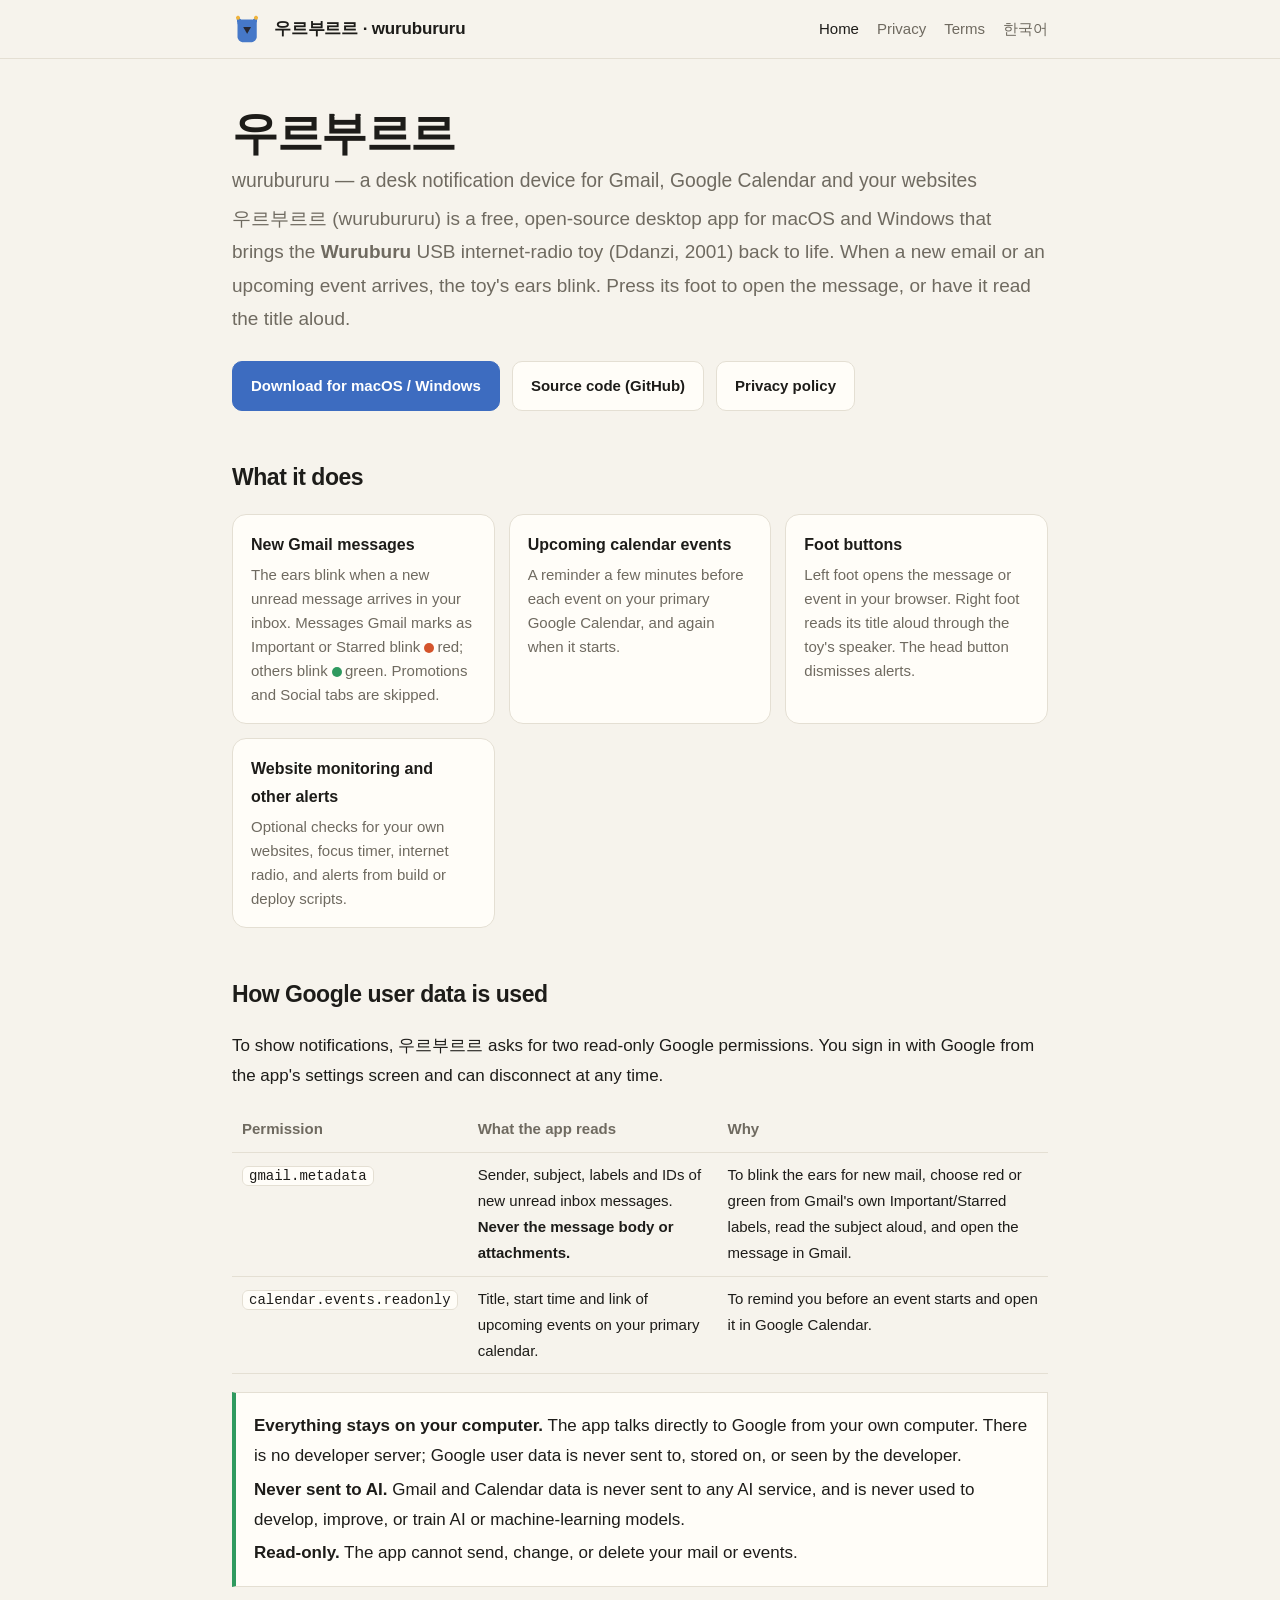
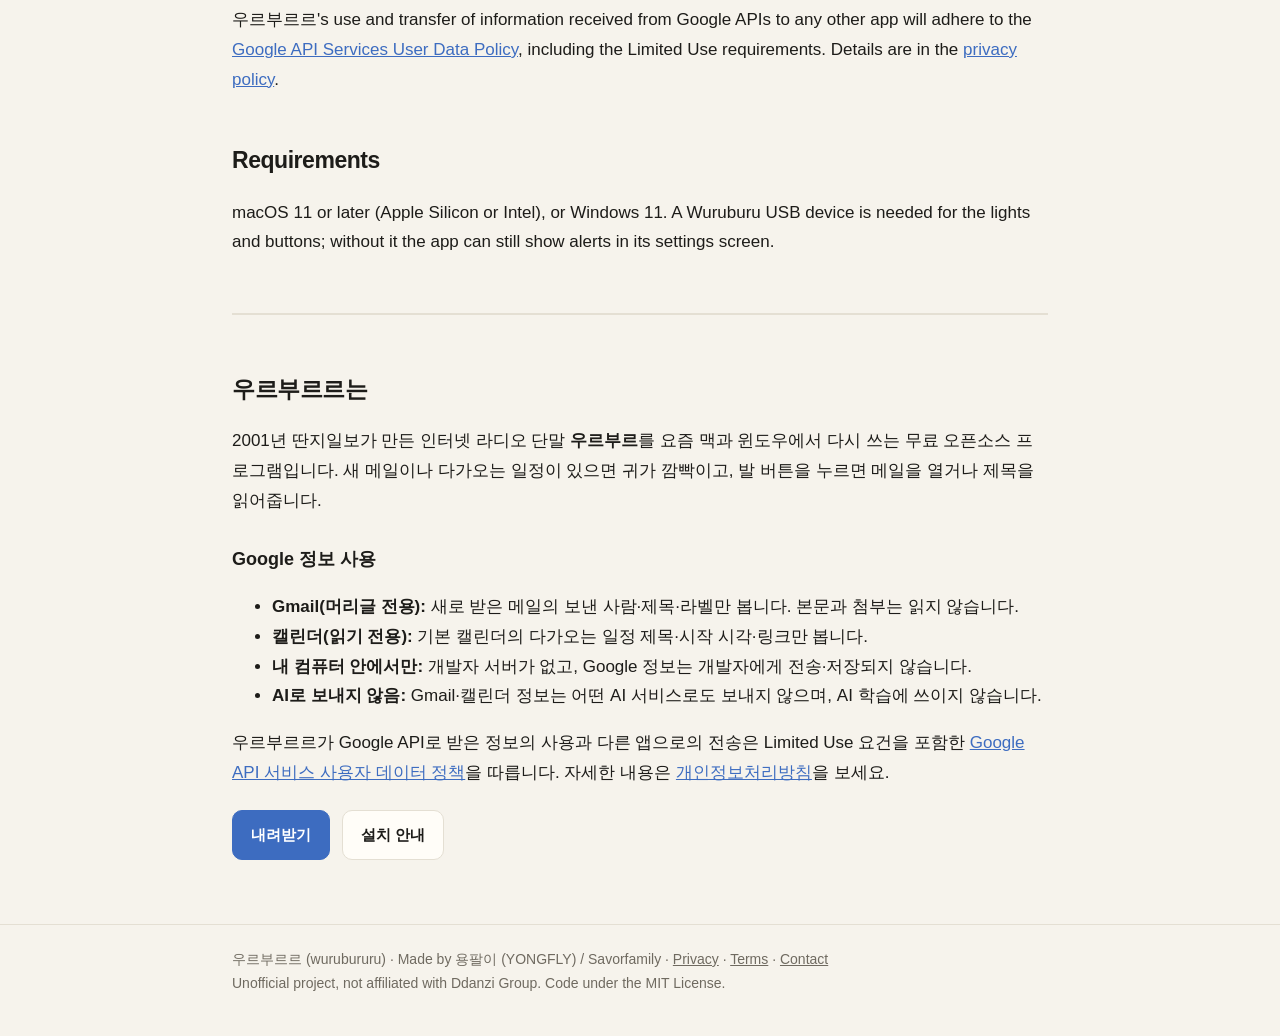
<file: index.html>
<!doctype html>
<html lang="en">
<head>
<meta charset="utf-8">
<meta name="viewport" content="width=device-width, initial-scale=1">
<title>우르부르르 (wurubururu) — desk notification device for Gmail and Calendar</title>
<meta name="description" content="우르부르르 (wurubururu) brings the 2001 Wuruburu USB toy back to life as a desk notifier for new Gmail messages and Google Calendar events on macOS and Windows.">
<link rel="icon" href="favicon.png">
<link rel="stylesheet" href="assets/site.css">
</head>
<body>
<header class="site"><div class="wrap">
  <img src="assets/logo-120.png" alt="">
  <a class="name" href="./">우르부르르 · wurubururu</a>
  <nav>
    <a href="./" aria-current="page">Home</a>
    <a href="privacy.html">Privacy</a>
    <a href="terms.html">Terms</a>
    <a href="#ko">한국어</a>
  </nav>
</div></header>

<main class="wrap">
  <h1>우르부르르<small>wurubururu — a desk notification device for Gmail, Google Calendar and your websites</small></h1>
  <p class="lead">우르부르르 (wurubururu) is a free, open-source desktop app for macOS and Windows that brings the
    <b>Wuruburu</b> USB internet-radio toy (Ddanzi, 2001) back to life. When a new email or an upcoming event
    arrives, the toy's ears blink. Press its foot to open the message, or have it read the title aloud.</p>

  <div class="cta">
    <a class="btn primary" href="https://github.com/savorfamily/wurubururu/releases/latest">Download for macOS / Windows</a>
    <a class="btn" href="https://github.com/savorfamily/wurubururu">Source code (GitHub)</a>
    <a class="btn" href="privacy.html">Privacy policy</a>
  </div>

  <h2>What it does</h2>
  <div class="grid">
    <div class="card"><h3>New Gmail messages</h3><p>The ears blink when a new unread message arrives in your inbox. Messages Gmail marks as Important or Starred blink <span class="ear" style="background:var(--red)"></span>red; others blink <span class="ear" style="background:var(--green)"></span>green. Promotions and Social tabs are skipped.</p></div>
    <div class="card"><h3>Upcoming calendar events</h3><p>A reminder a few minutes before each event on your primary Google Calendar, and again when it starts.</p></div>
    <div class="card"><h3>Foot buttons</h3><p>Left foot opens the message or event in your browser. Right foot reads its title aloud through the toy's speaker. The head button dismisses alerts.</p></div>
    <div class="card"><h3>Website monitoring and other alerts</h3><p>Optional checks for your own websites, focus timer, internet radio, and alerts from build or deploy scripts.</p></div>
  </div>

  <h2>How Google user data is used</h2>
  <p>To show notifications, 우르부르르 asks for two read-only Google permissions. You sign in with Google from the app's settings screen and can disconnect at any time.</p>
  <table>
    <thead><tr><th>Permission</th><th>What the app reads</th><th>Why</th></tr></thead>
    <tbody>
      <tr><td><code>gmail.metadata</code></td><td>Sender, subject, labels and IDs of new unread inbox messages. <b>Never the message body or attachments.</b></td><td>To blink the ears for new mail, choose red or green from Gmail's own Important/Starred labels, read the subject aloud, and open the message in Gmail.</td></tr>
      <tr><td><code>calendar.events.readonly</code></td><td>Title, start time and link of upcoming events on your primary calendar.</td><td>To remind you before an event starts and open it in Google Calendar.</td></tr>
    </tbody>
  </table>
  <div class="callout">
    <p><b>Everything stays on your computer.</b> The app talks directly to Google from your own computer. There is no developer server; Google user data is never sent to, stored on, or seen by the developer.</p>
    <p><b>Never sent to AI.</b> Gmail and Calendar data is never sent to any AI service, and is never used to develop, improve, or train AI or machine-learning models.</p>
    <p><b>Read-only.</b> The app cannot send, change, or delete your mail or events.</p>
  </div>
  <p>우르부르르's use and transfer of information received from Google APIs to any other app will adhere to the
    <a href="https://developers.google.com/terms/api-services-user-data-policy">Google API Services User Data Policy</a>,
    including the Limited Use requirements. Details are in the <a href="privacy.html">privacy policy</a>.</p>

  <h2>Requirements</h2>
  <p>macOS 11 or later (Apple Silicon or Intel), or Windows 11. A Wuruburu USB device is needed for the lights and buttons; without it the app can still show alerts in its settings screen.</p>

  <section class="ko" id="ko" lang="ko">
    <h2>우르부르르는</h2>
    <p>2001년 딴지일보가 만든 인터넷 라디오 단말 <b>우르부르</b>를 요즘 맥과 윈도우에서 다시 쓰는 무료 오픈소스 프로그램입니다.
      새 메일이나 다가오는 일정이 있으면 귀가 깜빡이고, 발 버튼을 누르면 메일을 열거나 제목을 읽어줍니다.</p>
    <h3>Google 정보 사용</h3>
    <ul>
      <li><b>Gmail(머리글 전용):</b> 새로 받은 메일의 보낸 사람·제목·라벨만 봅니다. 본문과 첨부는 읽지 않습니다.</li>
      <li><b>캘린더(읽기 전용):</b> 기본 캘린더의 다가오는 일정 제목·시작 시각·링크만 봅니다.</li>
      <li><b>내 컴퓨터 안에서만:</b> 개발자 서버가 없고, Google 정보는 개발자에게 전송·저장되지 않습니다.</li>
      <li><b>AI로 보내지 않음:</b> Gmail·캘린더 정보는 어떤 AI 서비스로도 보내지 않으며, AI 학습에 쓰이지 않습니다.</li>
    </ul>
    <p>우르부르르가 Google API로 받은 정보의 사용과 다른 앱으로의 전송은 Limited Use 요건을 포함한
      <a href="https://developers.google.com/terms/api-services-user-data-policy">Google API 서비스 사용자 데이터 정책</a>을 따릅니다.
      자세한 내용은 <a href="privacy.html#ko">개인정보처리방침</a>을 보세요.</p>
    <div class="cta">
      <a class="btn primary" href="https://github.com/savorfamily/wurubururu/releases/latest">내려받기</a>
      <a class="btn" href="https://github.com/savorfamily/wurubururu#readme">설치 안내</a>
    </div>
  </section>
</main>

<footer><div class="wrap">
  우르부르르 (wurubururu) · Made by 용팔이 (YONGFLY) / Savorfamily ·
  <a href="privacy.html">Privacy</a> · <a href="terms.html">Terms</a> ·
  <a href="https://github.com/savorfamily/wurubururu/issues">Contact</a><br>
  Unofficial project, not affiliated with Ddanzi Group. Code under the MIT License.
</div></footer>
</body>
</html>
</file>
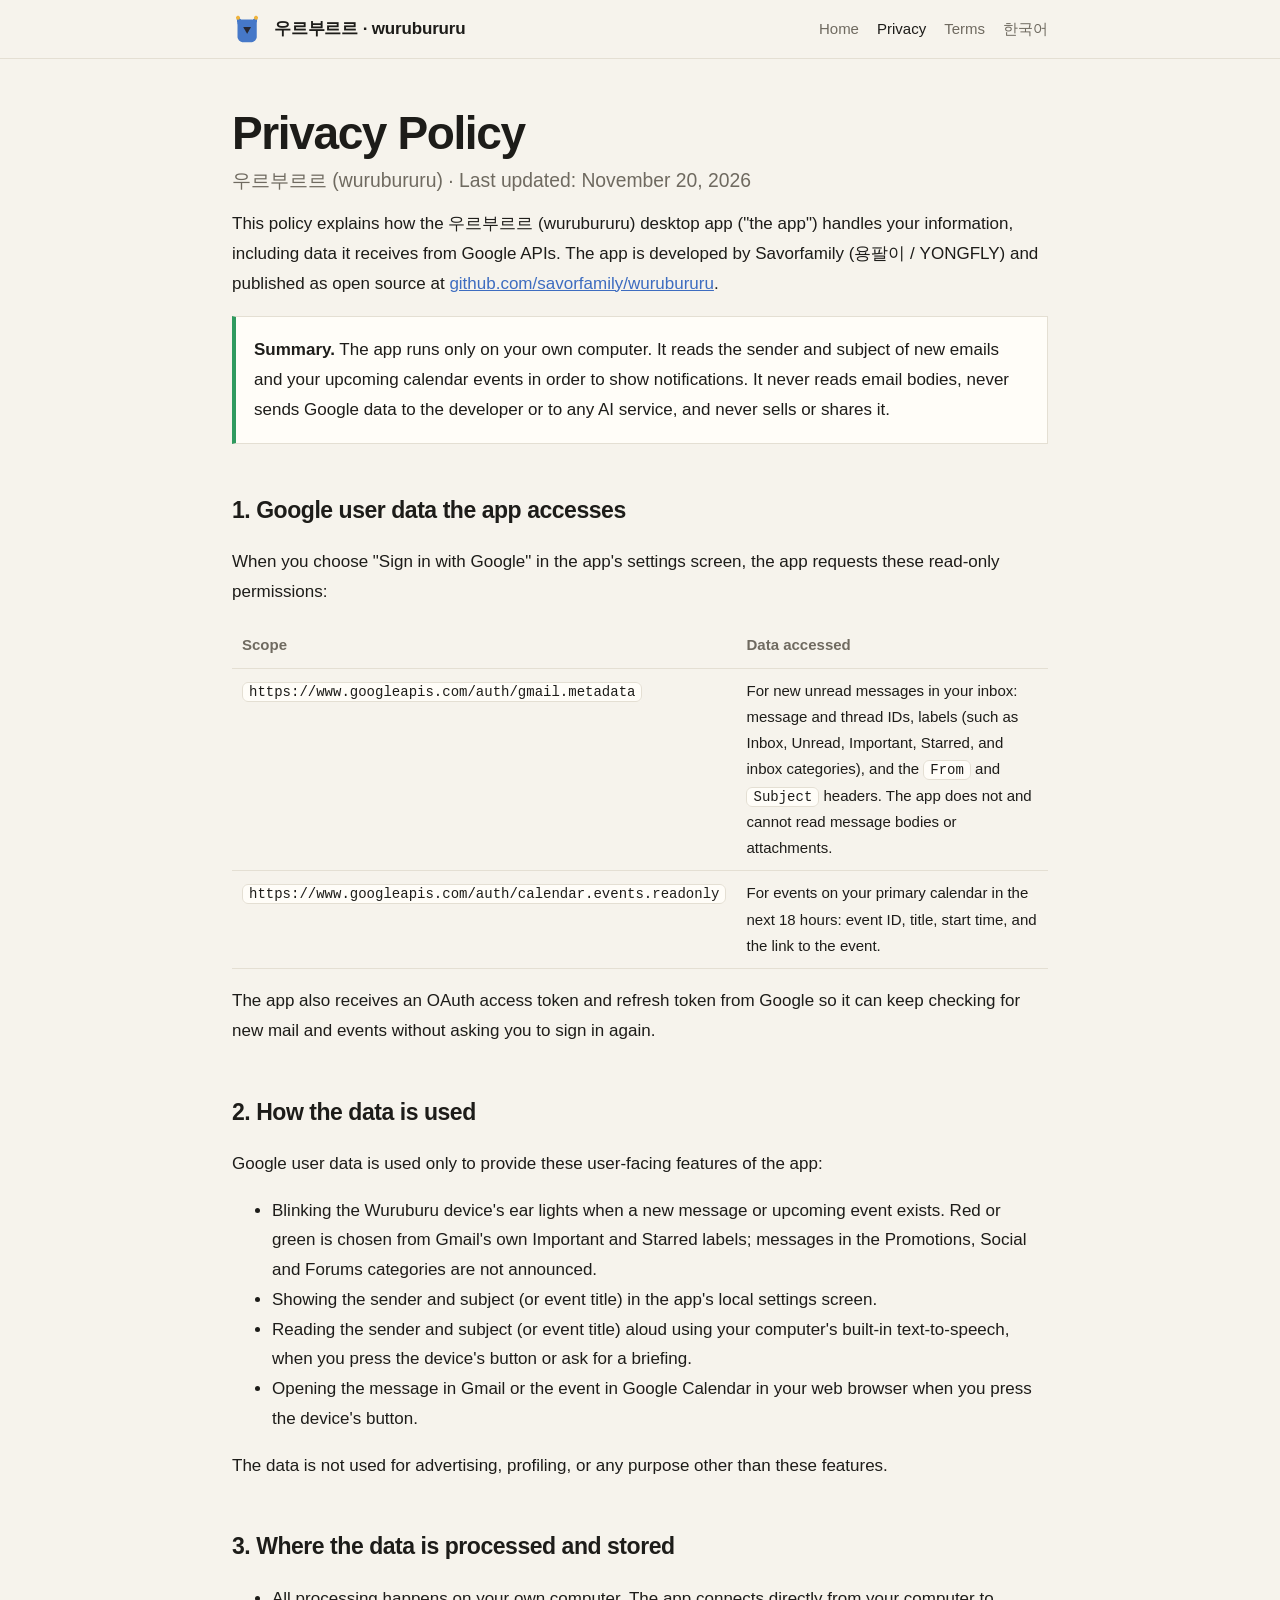
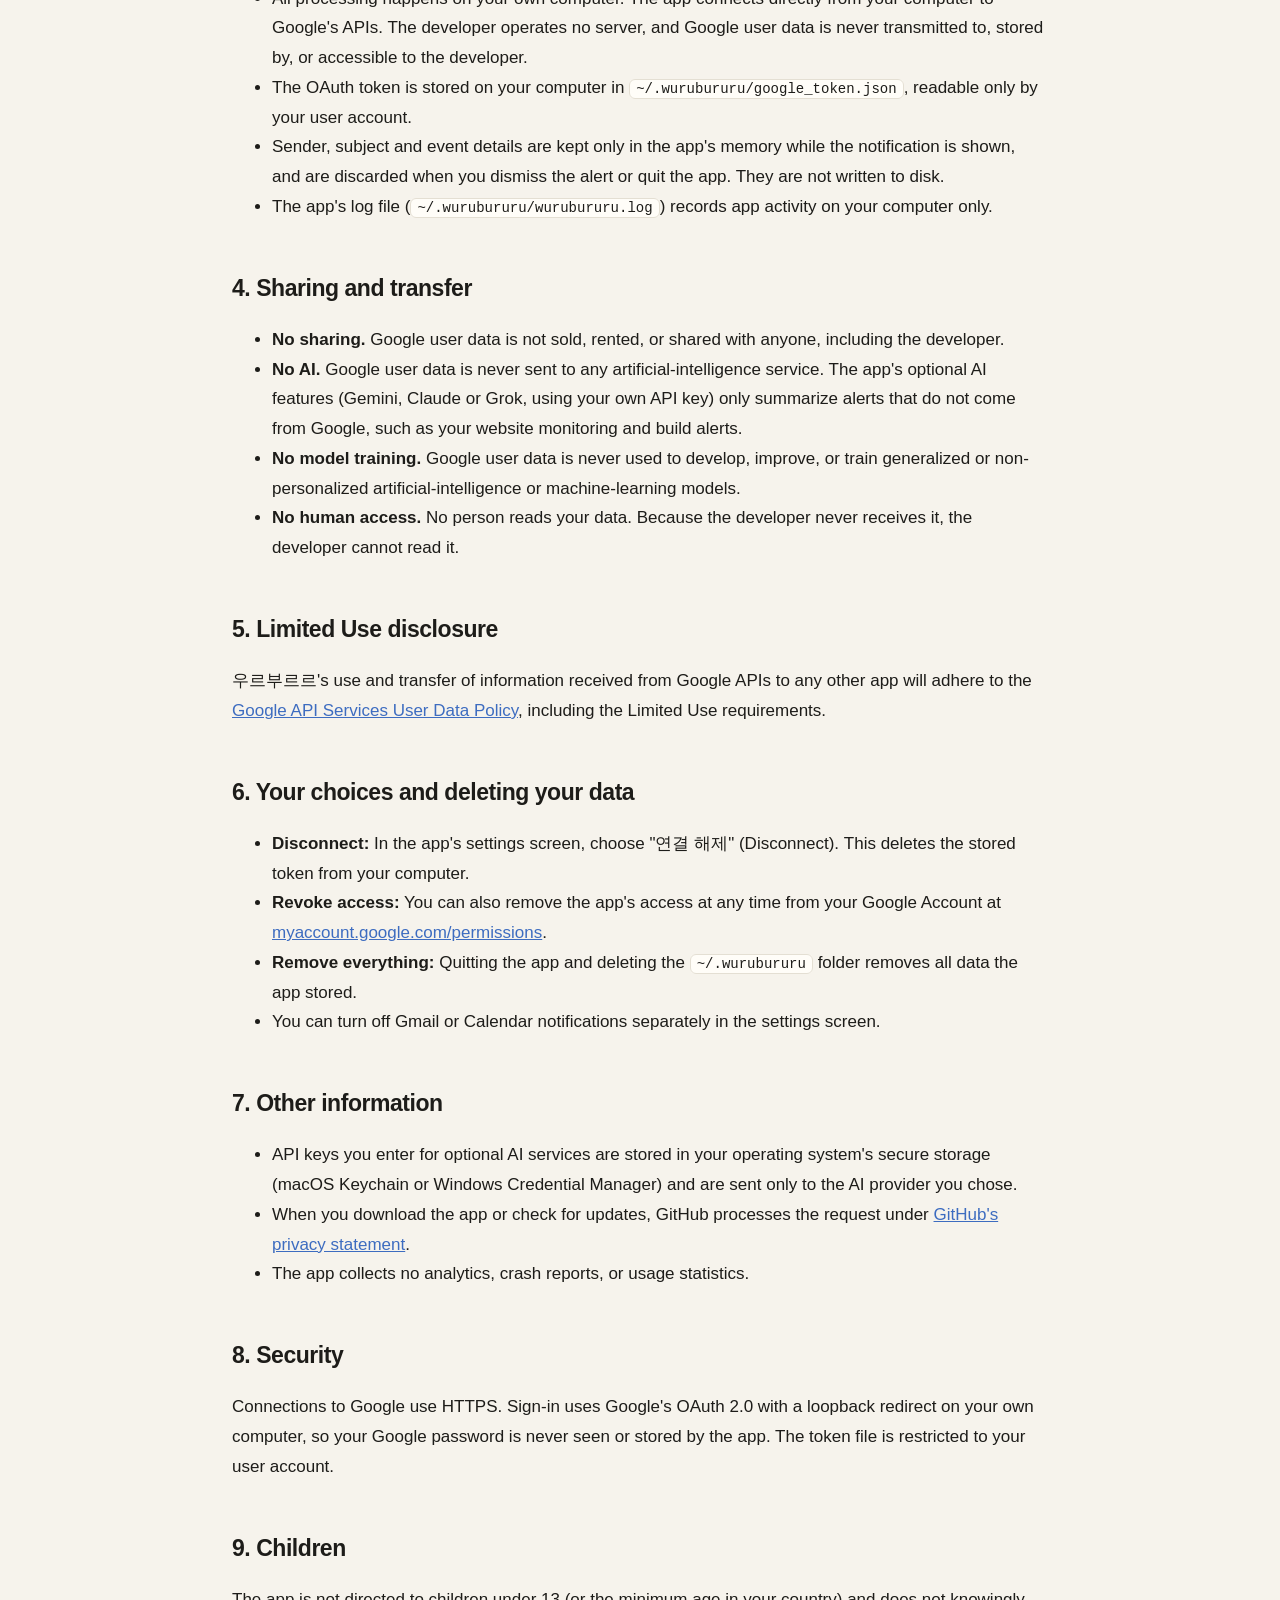
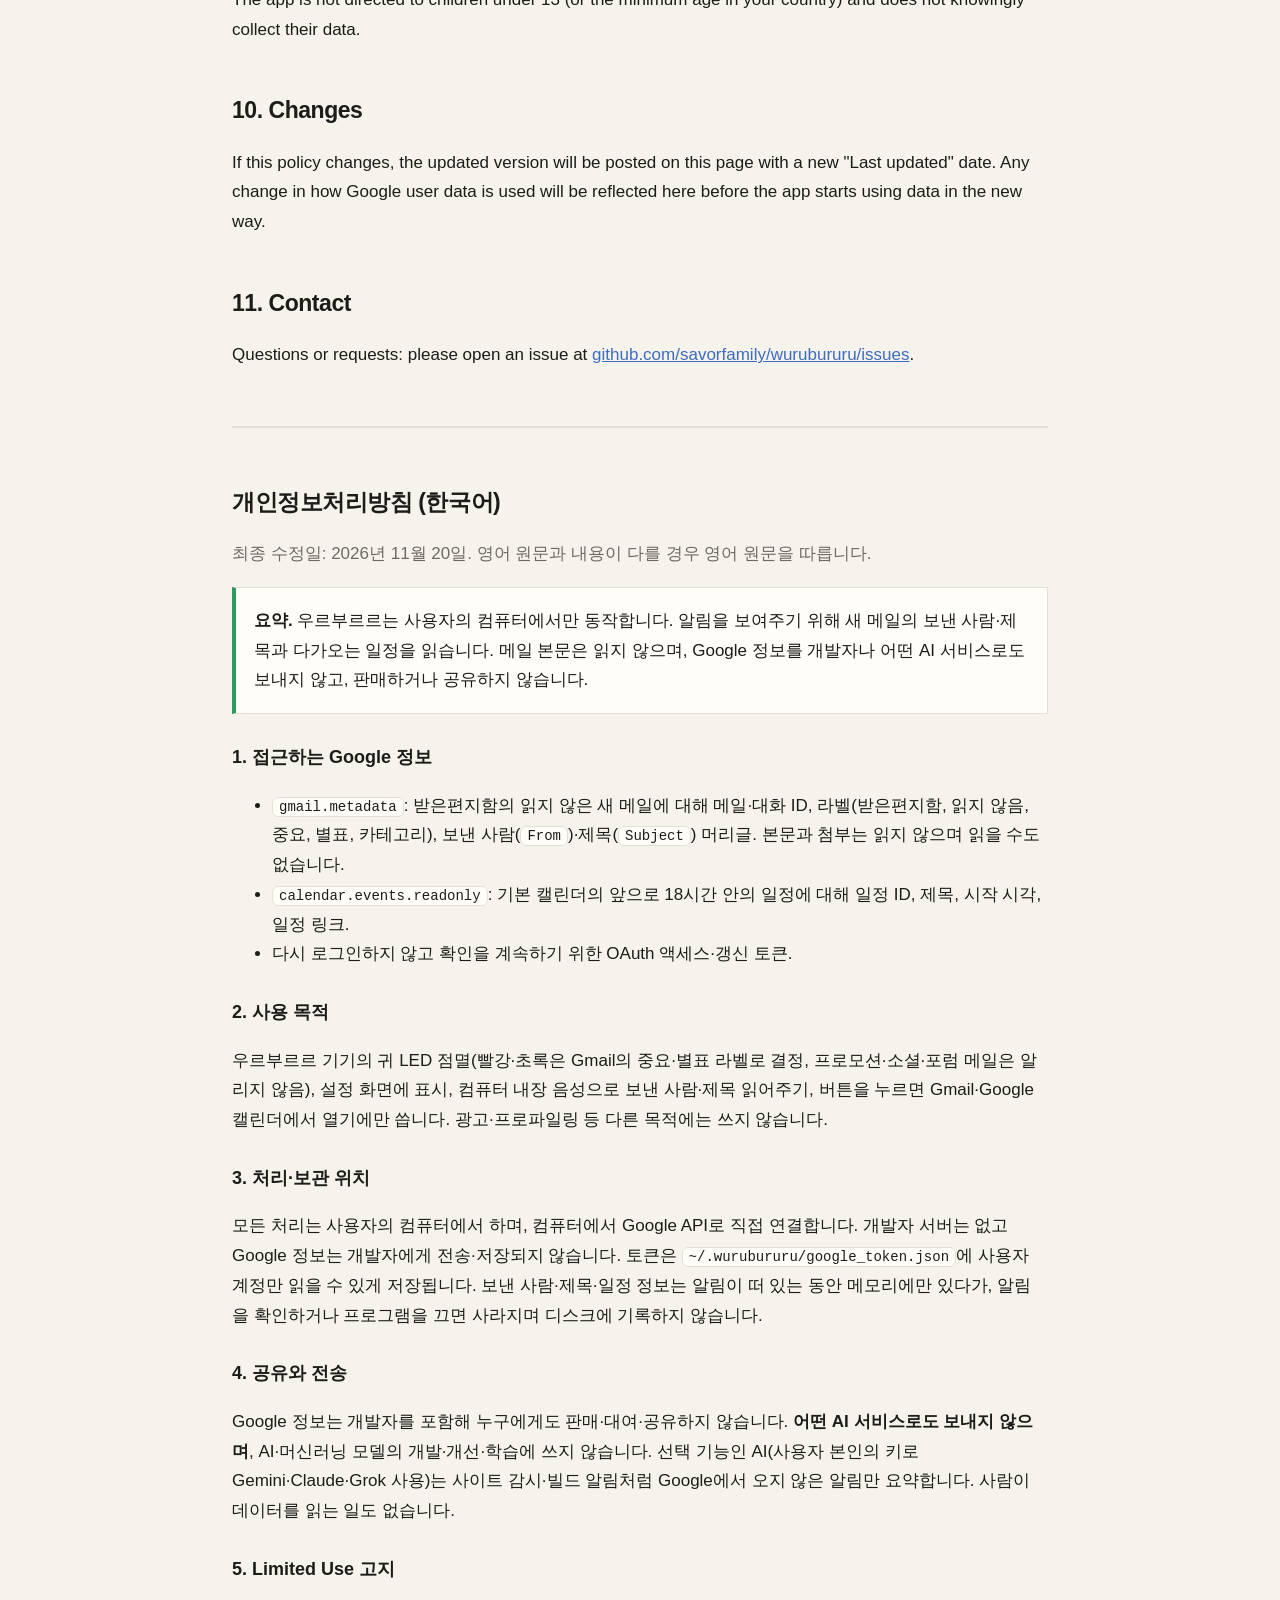
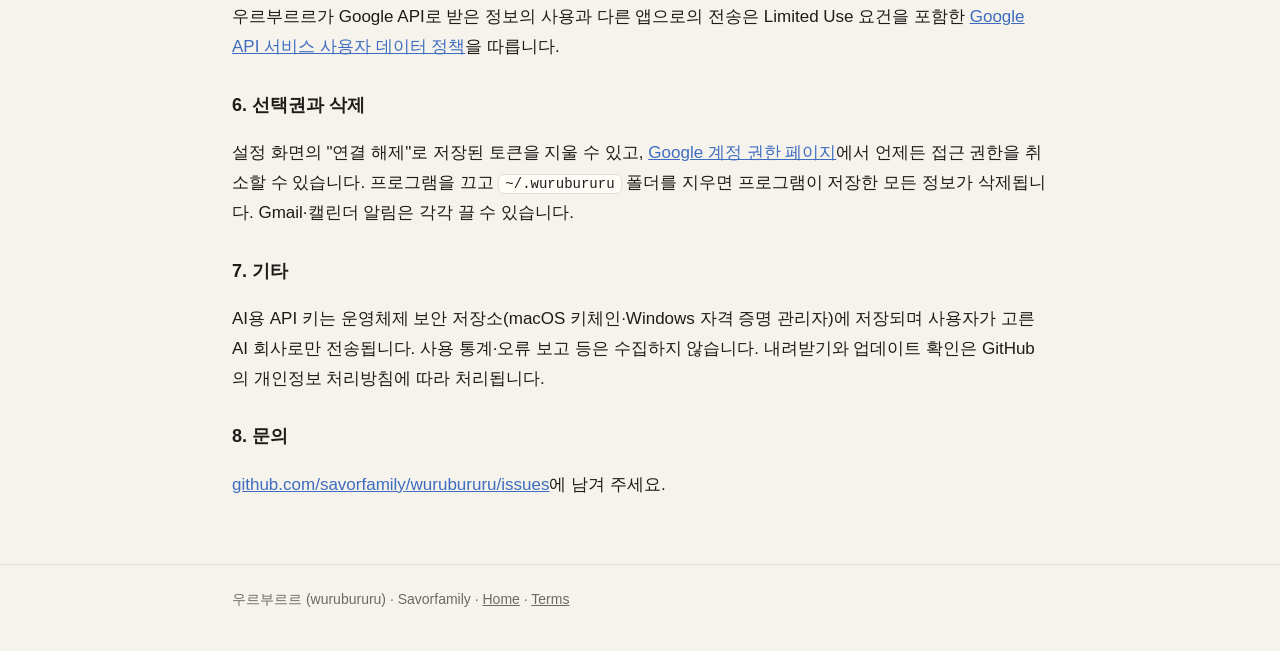
<file: privacy.html>
<!doctype html>
<html lang="en">
<head>
<meta charset="utf-8">
<meta name="viewport" content="width=device-width, initial-scale=1">
<title>Privacy Policy — 우르부르르 (wurubururu)</title>
<link rel="icon" href="favicon.png">
<link rel="stylesheet" href="assets/site.css">
</head>
<body>
<header class="site"><div class="wrap">
  <img src="assets/logo-120.png" alt="">
  <a class="name" href="./">우르부르르 · wurubururu</a>
  <nav>
    <a href="./">Home</a>
    <a href="privacy.html" aria-current="page">Privacy</a>
    <a href="terms.html">Terms</a>
    <a href="#ko">한국어</a>
  </nav>
</div></header>

<main class="wrap">
  <h1>Privacy Policy<small>우르부르르 (wurubururu) · Last updated: November 20, 2026</small></h1>

  <p>This policy explains how the 우르부르르 (wurubururu) desktop app ("the app") handles your information,
    including data it receives from Google APIs. The app is developed by Savorfamily (용팔이 / YONGFLY) and
    published as open source at <a href="https://github.com/savorfamily/wurubururu">github.com/savorfamily/wurubururu</a>.</p>

  <div class="callout">
    <p><b>Summary.</b> The app runs only on your own computer. It reads the sender and subject of new emails and
      your upcoming calendar events in order to show notifications. It never reads email bodies, never sends Google
      data to the developer or to any AI service, and never sells or shares it.</p>
  </div>

  <h2>1. Google user data the app accesses</h2>
  <p>When you choose "Sign in with Google" in the app's settings screen, the app requests these read-only permissions:</p>
  <table>
    <thead><tr><th>Scope</th><th>Data accessed</th></tr></thead>
    <tbody>
      <tr><td><code>https://www.googleapis.com/auth/gmail.metadata</code></td>
          <td>For new unread messages in your inbox: message and thread IDs, labels (such as Inbox, Unread, Important, Starred, and inbox categories), and the <code>From</code> and <code>Subject</code> headers. The app does not and cannot read message bodies or attachments.</td></tr>
      <tr><td><code>https://www.googleapis.com/auth/calendar.events.readonly</code></td>
          <td>For events on your primary calendar in the next 18 hours: event ID, title, start time, and the link to the event.</td></tr>
    </tbody>
  </table>
  <p>The app also receives an OAuth access token and refresh token from Google so it can keep checking for new mail and events without asking you to sign in again.</p>

  <h2>2. How the data is used</h2>
  <p>Google user data is used only to provide these user-facing features of the app:</p>
  <ul>
    <li>Blinking the Wuruburu device's ear lights when a new message or upcoming event exists. Red or green is chosen from Gmail's own Important and Starred labels; messages in the Promotions, Social and Forums categories are not announced.</li>
    <li>Showing the sender and subject (or event title) in the app's local settings screen.</li>
    <li>Reading the sender and subject (or event title) aloud using your computer's built-in text-to-speech, when you press the device's button or ask for a briefing.</li>
    <li>Opening the message in Gmail or the event in Google Calendar in your web browser when you press the device's button.</li>
  </ul>
  <p>The data is not used for advertising, profiling, or any purpose other than these features.</p>

  <h2>3. Where the data is processed and stored</h2>
  <ul>
    <li>All processing happens on your own computer. The app connects directly from your computer to Google's APIs. The developer operates no server, and Google user data is never transmitted to, stored by, or accessible to the developer.</li>
    <li>The OAuth token is stored on your computer in <code>~/.wurubururu/google_token.json</code>, readable only by your user account.</li>
    <li>Sender, subject and event details are kept only in the app's memory while the notification is shown, and are discarded when you dismiss the alert or quit the app. They are not written to disk.</li>
    <li>The app's log file (<code>~/.wurubururu/wurubururu.log</code>) records app activity on your computer only.</li>
  </ul>

  <h2>4. Sharing and transfer</h2>
  <ul>
    <li><b>No sharing.</b> Google user data is not sold, rented, or shared with anyone, including the developer.</li>
    <li><b>No AI.</b> Google user data is never sent to any artificial-intelligence service. The app's optional AI features (Gemini, Claude or Grok, using your own API key) only summarize alerts that do not come from Google, such as your website monitoring and build alerts.</li>
    <li><b>No model training.</b> Google user data is never used to develop, improve, or train generalized or non-personalized artificial-intelligence or machine-learning models.</li>
    <li><b>No human access.</b> No person reads your data. Because the developer never receives it, the developer cannot read it.</li>
  </ul>

  <h2>5. Limited Use disclosure</h2>
  <p>우르부르르's use and transfer of information received from Google APIs to any other app will adhere to the
    <a href="https://developers.google.com/terms/api-services-user-data-policy">Google API Services User Data Policy</a>,
    including the Limited Use requirements.</p>

  <h2>6. Your choices and deleting your data</h2>
  <ul>
    <li><b>Disconnect:</b> In the app's settings screen, choose "연결 해제" (Disconnect). This deletes the stored token from your computer.</li>
    <li><b>Revoke access:</b> You can also remove the app's access at any time from your Google Account at <a href="https://myaccount.google.com/permissions">myaccount.google.com/permissions</a>.</li>
    <li><b>Remove everything:</b> Quitting the app and deleting the <code>~/.wurubururu</code> folder removes all data the app stored.</li>
    <li>You can turn off Gmail or Calendar notifications separately in the settings screen.</li>
  </ul>

  <h2>7. Other information</h2>
  <ul>
    <li>API keys you enter for optional AI services are stored in your operating system's secure storage (macOS Keychain or Windows Credential Manager) and are sent only to the AI provider you chose.</li>
    <li>When you download the app or check for updates, GitHub processes the request under <a href="https://docs.github.com/site-policy/privacy-policies/github-general-privacy-statement">GitHub's privacy statement</a>.</li>
    <li>The app collects no analytics, crash reports, or usage statistics.</li>
  </ul>

  <h2>8. Security</h2>
  <p>Connections to Google use HTTPS. Sign-in uses Google's OAuth 2.0 with a loopback redirect on your own computer, so your Google password is never seen or stored by the app. The token file is restricted to your user account.</p>

  <h2>9. Children</h2>
  <p>The app is not directed to children under 13 (or the minimum age in your country) and does not knowingly collect their data.</p>

  <h2>10. Changes</h2>
  <p>If this policy changes, the updated version will be posted on this page with a new "Last updated" date. Any change in how Google user data is used will be reflected here before the app starts using data in the new way.</p>

  <h2>11. Contact</h2>
  <p>Questions or requests: please open an issue at <a href="https://github.com/savorfamily/wurubururu/issues">github.com/savorfamily/wurubururu/issues</a>.</p>

  <section class="ko" id="ko" lang="ko">
    <h2>개인정보처리방침 (한국어)</h2>
    <p class="mute">최종 수정일: 2026년 11월 20일. 영어 원문과 내용이 다를 경우 영어 원문을 따릅니다.</p>
    <div class="callout"><p><b>요약.</b> 우르부르르는 사용자의 컴퓨터에서만 동작합니다. 알림을 보여주기 위해 새 메일의 보낸 사람·제목과 다가오는 일정을 읽습니다.
      메일 본문은 읽지 않으며, Google 정보를 개발자나 어떤 AI 서비스로도 보내지 않고, 판매하거나 공유하지 않습니다.</p></div>
    <h3>1. 접근하는 Google 정보</h3>
    <ul>
      <li><code>gmail.metadata</code>: 받은편지함의 읽지 않은 새 메일에 대해 메일·대화 ID, 라벨(받은편지함, 읽지 않음, 중요, 별표, 카테고리), 보낸 사람(<code>From</code>)·제목(<code>Subject</code>) 머리글. 본문과 첨부는 읽지 않으며 읽을 수도 없습니다.</li>
      <li><code>calendar.events.readonly</code>: 기본 캘린더의 앞으로 18시간 안의 일정에 대해 일정 ID, 제목, 시작 시각, 일정 링크.</li>
      <li>다시 로그인하지 않고 확인을 계속하기 위한 OAuth 액세스·갱신 토큰.</li>
    </ul>
    <h3>2. 사용 목적</h3>
    <p>우르부르르 기기의 귀 LED 점멸(빨강·초록은 Gmail의 중요·별표 라벨로 결정, 프로모션·소셜·포럼 메일은 알리지 않음), 설정 화면에 표시,
      컴퓨터 내장 음성으로 보낸 사람·제목 읽어주기, 버튼을 누르면 Gmail·Google 캘린더에서 열기에만 씁니다. 광고·프로파일링 등 다른 목적에는 쓰지 않습니다.</p>
    <h3>3. 처리·보관 위치</h3>
    <p>모든 처리는 사용자의 컴퓨터에서 하며, 컴퓨터에서 Google API로 직접 연결합니다. 개발자 서버는 없고 Google 정보는 개발자에게 전송·저장되지 않습니다.
      토큰은 <code>~/.wurubururu/google_token.json</code>에 사용자 계정만 읽을 수 있게 저장됩니다. 보낸 사람·제목·일정 정보는 알림이 떠 있는 동안 메모리에만 있다가,
      알림을 확인하거나 프로그램을 끄면 사라지며 디스크에 기록하지 않습니다.</p>
    <h3>4. 공유와 전송</h3>
    <p>Google 정보는 개발자를 포함해 누구에게도 판매·대여·공유하지 않습니다. <b>어떤 AI 서비스로도 보내지 않으며</b>, AI·머신러닝 모델의 개발·개선·학습에 쓰지 않습니다.
      선택 기능인 AI(사용자 본인의 키로 Gemini·Claude·Grok 사용)는 사이트 감시·빌드 알림처럼 Google에서 오지 않은 알림만 요약합니다. 사람이 데이터를 읽는 일도 없습니다.</p>
    <h3>5. Limited Use 고지</h3>
    <p>우르부르르가 Google API로 받은 정보의 사용과 다른 앱으로의 전송은 Limited Use 요건을 포함한
      <a href="https://developers.google.com/terms/api-services-user-data-policy">Google API 서비스 사용자 데이터 정책</a>을 따릅니다.</p>
    <h3>6. 선택권과 삭제</h3>
    <p>설정 화면의 "연결 해제"로 저장된 토큰을 지울 수 있고, <a href="https://myaccount.google.com/permissions">Google 계정 권한 페이지</a>에서 언제든 접근 권한을 취소할 수 있습니다.
      프로그램을 끄고 <code>~/.wurubururu</code> 폴더를 지우면 프로그램이 저장한 모든 정보가 삭제됩니다. Gmail·캘린더 알림은 각각 끌 수 있습니다.</p>
    <h3>7. 기타</h3>
    <p>AI용 API 키는 운영체제 보안 저장소(macOS 키체인·Windows 자격 증명 관리자)에 저장되며 사용자가 고른 AI 회사로만 전송됩니다. 사용 통계·오류 보고 등은 수집하지 않습니다.
      내려받기와 업데이트 확인은 GitHub의 개인정보 처리방침에 따라 처리됩니다.</p>
    <h3>8. 문의</h3>
    <p><a href="https://github.com/savorfamily/wurubururu/issues">github.com/savorfamily/wurubururu/issues</a>에 남겨 주세요.</p>
  </section>
</main>

<footer><div class="wrap">
  우르부르르 (wurubururu) · Savorfamily · <a href="./">Home</a> · <a href="terms.html">Terms</a>
</div></footer>
</body>
</html>
</file>
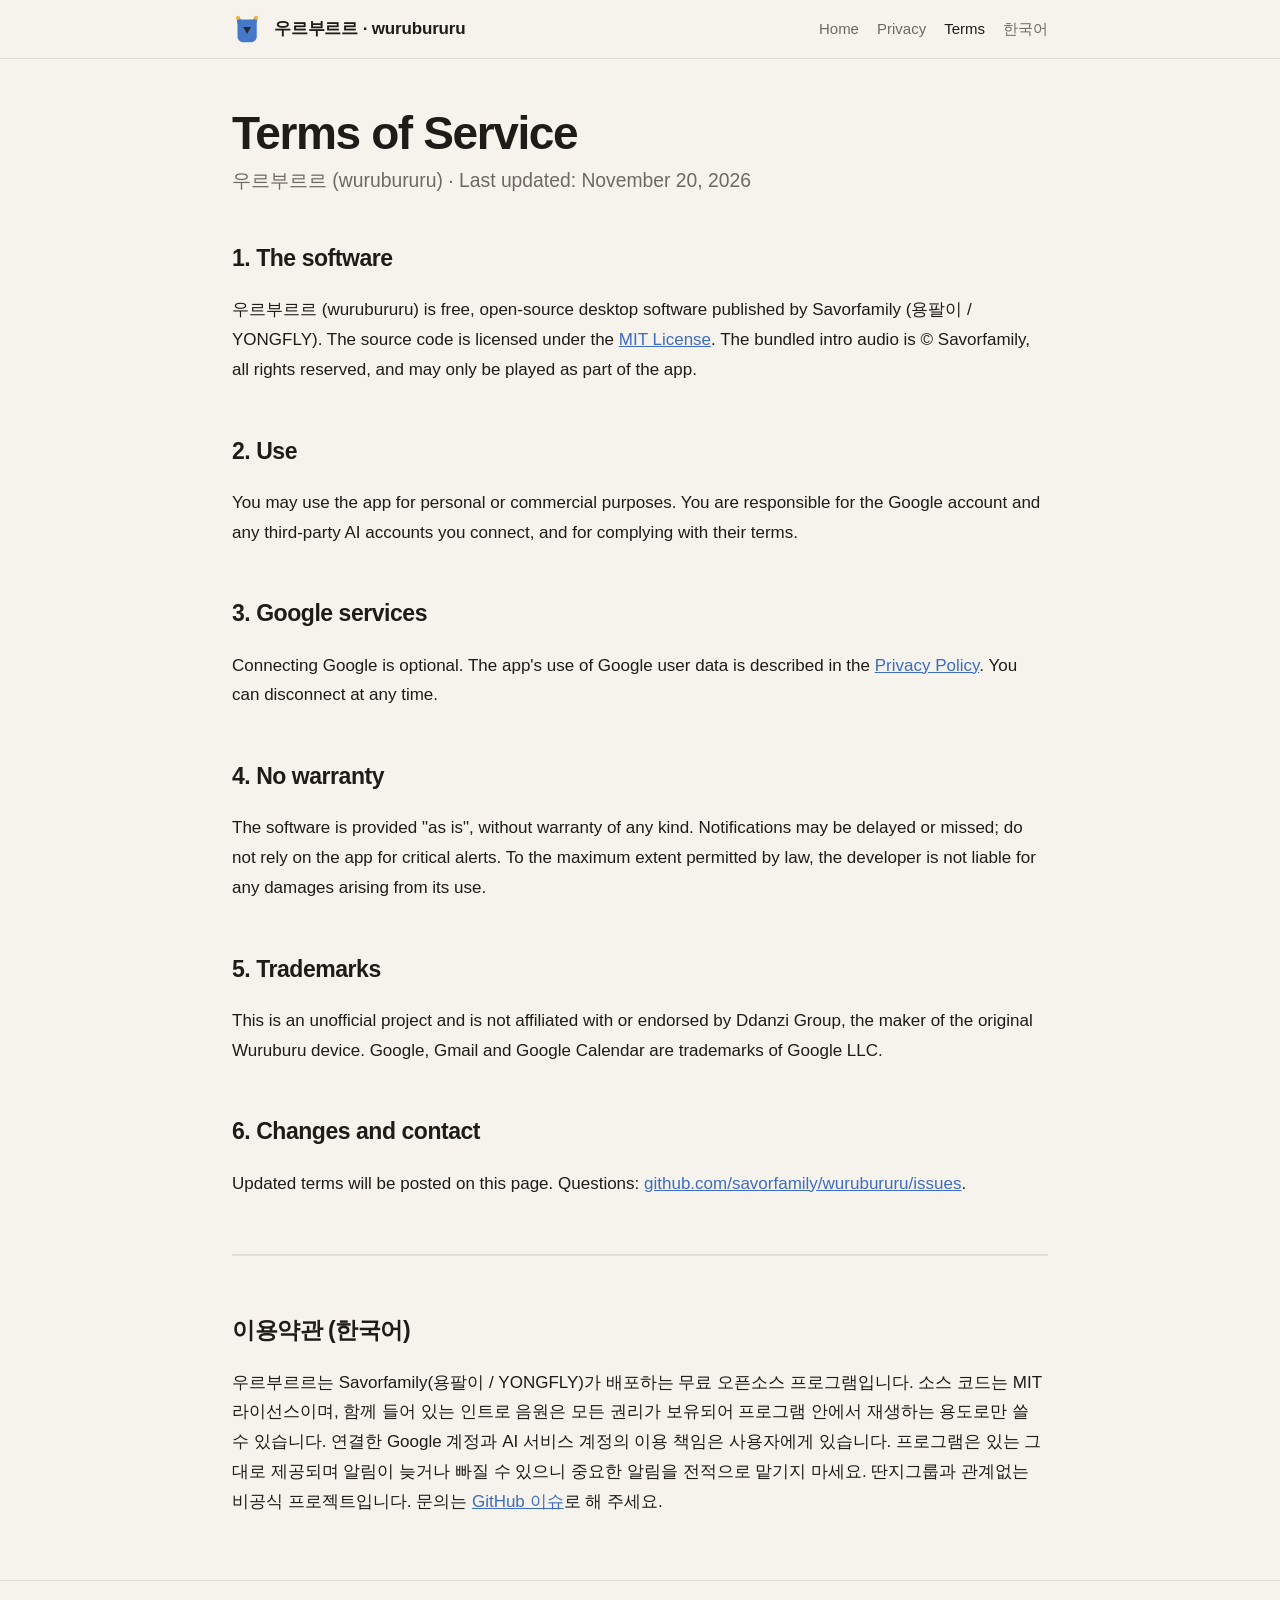
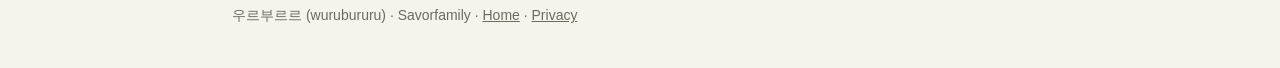
<file: terms.html>
<!doctype html>
<html lang="en">
<head>
<meta charset="utf-8">
<meta name="viewport" content="width=device-width, initial-scale=1">
<title>Terms of Service — 우르부르르 (wurubururu)</title>
<link rel="icon" href="favicon.png">
<link rel="stylesheet" href="assets/site.css">
</head>
<body>
<header class="site"><div class="wrap">
  <img src="assets/logo-120.png" alt="">
  <a class="name" href="./">우르부르르 · wurubururu</a>
  <nav>
    <a href="./">Home</a>
    <a href="privacy.html">Privacy</a>
    <a href="terms.html" aria-current="page">Terms</a>
    <a href="#ko">한국어</a>
  </nav>
</div></header>

<main class="wrap">
  <h1>Terms of Service<small>우르부르르 (wurubururu) · Last updated: November 20, 2026</small></h1>
  <h2>1. The software</h2>
  <p>우르부르르 (wurubururu) is free, open-source desktop software published by Savorfamily (용팔이 / YONGFLY). The source code is licensed under the
    <a href="https://github.com/savorfamily/wurubururu/blob/main/LICENSE">MIT License</a>. The bundled intro audio is © Savorfamily, all rights reserved, and may only be played as part of the app.</p>
  <h2>2. Use</h2>
  <p>You may use the app for personal or commercial purposes. You are responsible for the Google account and any third-party AI accounts you connect, and for complying with their terms.</p>
  <h2>3. Google services</h2>
  <p>Connecting Google is optional. The app's use of Google user data is described in the <a href="privacy.html">Privacy Policy</a>. You can disconnect at any time.</p>
  <h2>4. No warranty</h2>
  <p>The software is provided "as is", without warranty of any kind. Notifications may be delayed or missed; do not rely on the app for critical alerts. To the maximum extent permitted by law, the developer is not liable for any damages arising from its use.</p>
  <h2>5. Trademarks</h2>
  <p>This is an unofficial project and is not affiliated with or endorsed by Ddanzi Group, the maker of the original Wuruburu device. Google, Gmail and Google Calendar are trademarks of Google LLC.</p>
  <h2>6. Changes and contact</h2>
  <p>Updated terms will be posted on this page. Questions: <a href="https://github.com/savorfamily/wurubururu/issues">github.com/savorfamily/wurubururu/issues</a>.</p>

  <section class="ko" id="ko" lang="ko">
    <h2>이용약관 (한국어)</h2>
    <p>우르부르르는 Savorfamily(용팔이 / YONGFLY)가 배포하는 무료 오픈소스 프로그램입니다. 소스 코드는 MIT 라이선스이며, 함께 들어 있는 인트로 음원은 모든 권리가 보유되어 프로그램 안에서 재생하는 용도로만 쓸 수 있습니다.
      연결한 Google 계정과 AI 서비스 계정의 이용 책임은 사용자에게 있습니다. 프로그램은 있는 그대로 제공되며 알림이 늦거나 빠질 수 있으니 중요한 알림을 전적으로 맡기지 마세요.
      딴지그룹과 관계없는 비공식 프로젝트입니다. 문의는 <a href="https://github.com/savorfamily/wurubururu/issues">GitHub 이슈</a>로 해 주세요.</p>
  </section>
</main>

<footer><div class="wrap">
  우르부르르 (wurubururu) · Savorfamily · <a href="./">Home</a> · <a href="privacy.html">Privacy</a>
</div></footer>
</body>
</html>
</file>
<file: assets/site.css>
:root { --bg:#f6f3ec; --card:#fffdf8; --ink:#1d1c19; --mute:#6f6a60; --line:#e4dfd3; --accent:#3d6cc0; --red:#d4542b; --green:#2f9a5f; }
@media (prefers-color-scheme: dark) { :root { --bg:#171614; --card:#201f1c; --ink:#efebe2; --mute:#a39e93; --line:#35332e; --accent:#86a9ea; } }
* { box-sizing: border-box; }
html { -webkit-text-size-adjust: 100%; }
body { margin:0; background:var(--bg); color:var(--ink); font:17px/1.75 -apple-system, BlinkMacSystemFont, "Segoe UI", "Apple SD Gothic Neo", "Malgun Gothic", "Noto Sans KR", sans-serif; }
a { color:var(--accent); }
.wrap { max-width:860px; margin:0 auto; padding:0 22px; }
header.site { border-bottom:1px solid var(--line); }
header.site .wrap { display:flex; align-items:center; gap:12px; padding-top:14px; padding-bottom:14px; }
header.site img { width:30px; height:30px; }
header.site .name { font-weight:700; letter-spacing:-.01em; text-decoration:none; color:var(--ink); }
header.site nav { margin-left:auto; display:flex; gap:18px; font-size:15px; }
header.site nav a { color:var(--mute); text-decoration:none; }
header.site nav a:hover, header.site nav a[aria-current] { color:var(--ink); }
h1 { font-size:clamp(32px, 5vw, 46px); line-height:1.15; letter-spacing:-.03em; margin:48px 0 10px; }
h1 small { display:block; font-size:.42em; letter-spacing:0; color:var(--mute); font-weight:500; margin-top:10px; }
h2 { font-size:23px; letter-spacing:-.02em; margin:46px 0 10px; }
h3 { font-size:18px; margin:28px 0 6px; }
p.lead { font-size:19px; color:var(--mute); margin:0 0 26px; }
.hero { width:100%; border-radius:16px; border:1px solid var(--line); display:block; margin:8px 0 10px; }
.cta { display:flex; flex-wrap:wrap; gap:12px; margin:22px 0 8px; }
.btn { display:inline-block; padding:11px 18px; border-radius:10px; border:1px solid var(--line); text-decoration:none; color:var(--ink); background:var(--card); font-weight:600; font-size:15px; }
.btn.primary { background:var(--accent); border-color:var(--accent); color:#fff; }
.grid { display:grid; grid-template-columns:repeat(auto-fit, minmax(240px, 1fr)); gap:14px; margin:16px 0; }
.card { background:var(--card); border:1px solid var(--line); border-radius:14px; padding:16px 18px; }
.card h3 { margin:0 0 4px; font-size:16px; }
.card p { margin:0; color:var(--mute); font-size:15px; line-height:1.6; }
.callout { background:var(--card); border:1px solid var(--line); border-left:4px solid var(--green); border-radius:0; padding:14px 18px; margin:18px 0; }
.callout p { margin:4px 0; }
table { border-collapse:collapse; width:100%; margin:12px 0; font-size:15px; }
th, td { text-align:left; vertical-align:top; padding:9px 10px; border-bottom:1px solid var(--line); }
th { color:var(--mute); font-weight:600; }
code { font:14px ui-monospace, Menlo, Consolas, monospace; background:var(--card); border:1px solid var(--line); padding:1px 6px; border-radius:6px; }
.ko { border-top:2px solid var(--line); margin-top:56px; padding-top:8px; }
.mute { color:var(--mute); }
footer { border-top:1px solid var(--line); margin-top:64px; padding:22px 0 40px; color:var(--mute); font-size:14px; }
footer a { color:var(--mute); }
.ear { display:inline-block; width:10px; height:10px; border-radius:50%; vertical-align:middle; margin-right:3px; }
header.site nav a { white-space:nowrap; }
@media (max-width:560px) {
  header.site .wrap { flex-wrap:wrap; row-gap:6px; }
  header.site nav { margin-left:0; width:100%; gap:16px; font-size:14px; }
  h1 small { font-size:15px; }
}
</file>
